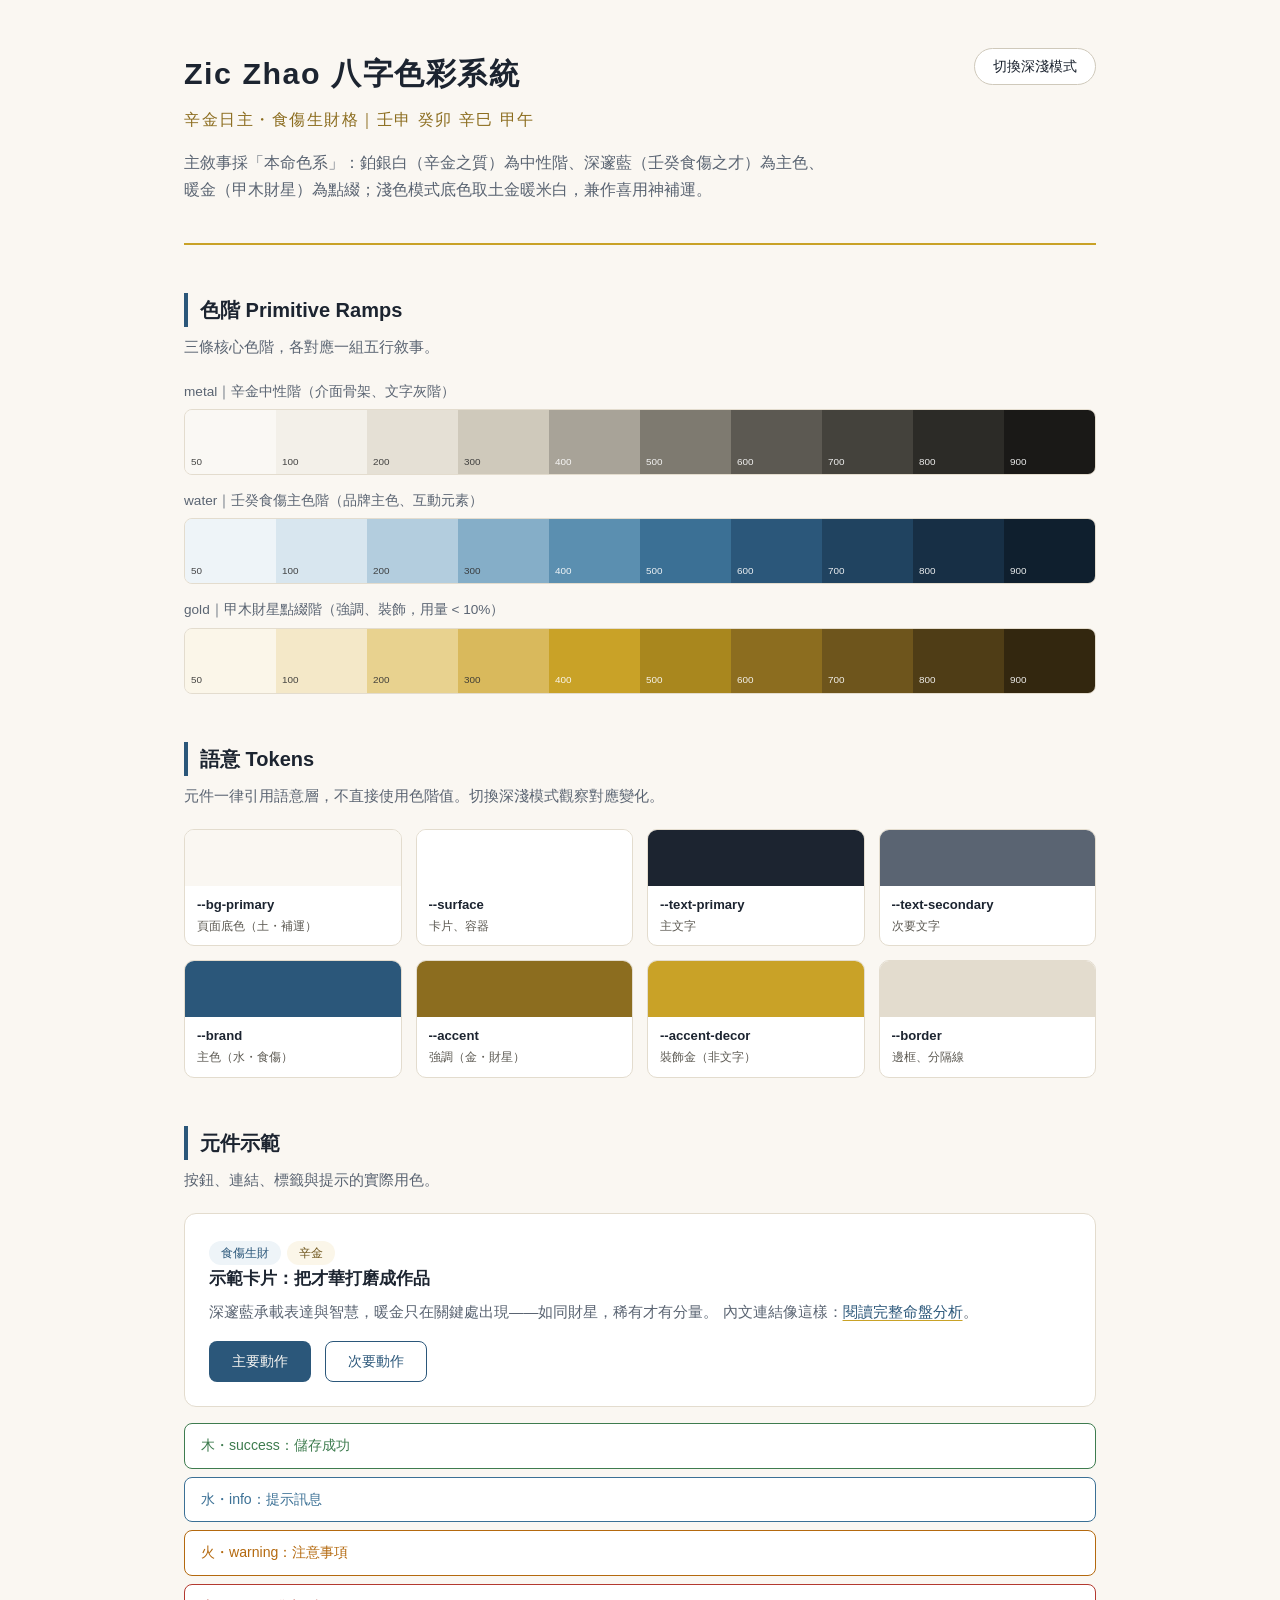
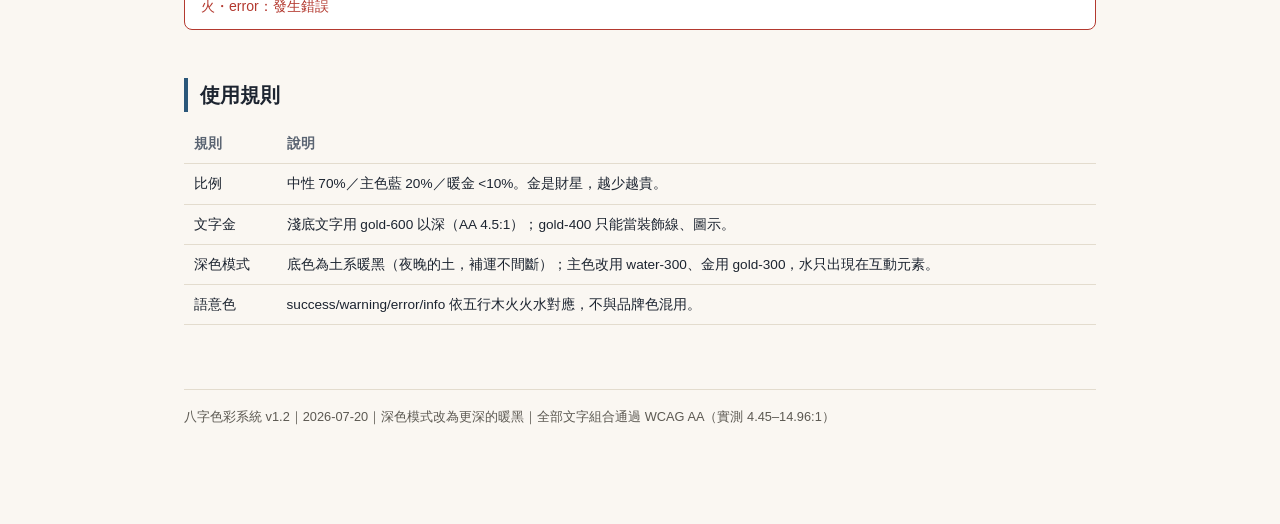
<file: style-guide.html>
<!DOCTYPE html>
<html lang="zh-Hant" data-theme="light">
<head>
<meta charset="UTF-8">
<meta name="viewport" content="width=device-width, initial-scale=1.0">
<title>Zic Zhao 八字色彩系統 — Style Guide</title>
<style>
/* ==== Tokens（與 tokens.css 同步）==== */
:root {
  --metal-50:#FAF8F4;--metal-100:#F3F0E9;--metal-200:#E5E0D5;--metal-300:#CFC9BB;--metal-400:#A8A398;
  --metal-500:#7E7A70;--metal-600:#5C5952;--metal-700:#44423C;--metal-800:#2C2B27;--metal-900:#1A1917;
  --water-50:#EEF4F8;--water-100:#D8E6EF;--water-200:#B3CDDE;--water-300:#85AEC8;--water-400:#5B8FB0;
  --water-500:#3B7095;--water-600:#2B577A;--water-700:#204360;--water-800:#172F45;--water-900:#0F1F2E;
  --gold-50:#FBF6E9;--gold-100:#F4E8C8;--gold-200:#E8D28F;--gold-300:#D9B95C;--gold-400:#C9A227;
  --gold-500:#A9871E;--gold-600:#8C6D1F;--gold-700:#6E551C;--gold-800:#4F3D16;--gold-900:#33270F;
  --color-success:#3E7C4F;--color-warning:#B4690E;--color-error:#B3392F;--color-info:var(--water-500);
}
[data-theme="light"] {
  --bg-primary:#FAF7F2;--bg-secondary:#F2EDE4;--surface:#FFFFFF;--surface-raised:#FFFFFF;
  --border:#E3DCCE;--border-strong:var(--metal-300);
  --text-primary:#1C2430;--text-secondary:#5A6472;--text-muted:var(--metal-600);--text-inverse:#FAF8F4;
  --brand:var(--water-600);--brand-hover:var(--water-700);--brand-subtle:var(--water-50);
  --accent:var(--gold-600);--accent-decor:var(--gold-400);--link:var(--water-600);--focus-ring:var(--water-400);
}
[data-theme="dark"] {
  --bg-primary:#120F0C;--bg-secondary:#181410;--surface:#1D1814;--surface-raised:#26211C;
  --border:#332C25;--border-strong:#453D33;
  --text-primary:#EDEAE3;--text-secondary:#B3AB9E;--text-muted:var(--metal-400);--text-inverse:#120F0C;
  --brand:var(--water-300);--brand-hover:var(--water-200);--brand-subtle:var(--water-800);
  --accent:var(--gold-300);--accent-decor:var(--gold-400);--link:var(--water-300);--focus-ring:var(--water-400);
}

/* ==== Page ==== */
* { box-sizing: border-box; }
body {
  margin:0; background:var(--bg-primary); color:var(--text-primary);
  font-family:"Noto Sans TC","PingFang TC",-apple-system,"Segoe UI",sans-serif;
  line-height:1.7; transition:background .3s,color .3s;
}
.wrap { max-width:960px; margin:0 auto; padding:48px 24px 96px; }
header.hero { border-bottom:2px solid var(--accent-decor); padding-bottom:24px; margin-bottom:40px; }
h1 { font-size:1.9rem; margin:0 0 4px; letter-spacing:.05em; }
h1 small { color:var(--accent); font-size:1rem; font-weight:500; display:block; margin-top:6px; }
h2 { font-size:1.25rem; margin:48px 0 8px; padding-left:12px; border-left:4px solid var(--brand); }
h2 + p.desc { color:var(--text-secondary); margin:0 0 20px; font-size:.92rem; }
.toggle {
  float:right; background:var(--surface); color:var(--text-primary);
  border:1px solid var(--border-strong); border-radius:999px; padding:8px 18px;
  cursor:pointer; font-size:.9rem;
}
.toggle:hover { border-color:var(--brand); color:var(--brand); }

.ramp { display:flex; border-radius:8px; overflow:hidden; border:1px solid var(--border); }
.ramp div { flex:1; height:64px; position:relative; }
.ramp span { position:absolute; bottom:4px; left:6px; font-size:.62rem; color:#fff; opacity:.9; }
.ramp div:nth-child(-n+4) span { color:#333; }
.ramp-label { font-size:.85rem; color:var(--text-secondary); margin:14px 0 6px; }

.grid { display:grid; grid-template-columns:repeat(auto-fill,minmax(200px,1fr)); gap:14px; }
.chip { background:var(--surface); border:1px solid var(--border); border-radius:10px; overflow:hidden; }
.chip .sw { height:56px; }
.chip .meta { padding:8px 12px; font-size:.78rem; }
.chip .meta b { display:block; font-size:.82rem; }
.chip .meta code { color:var(--text-muted); font-size:.72rem; }

.card {
  background:var(--surface); border:1px solid var(--border); border-radius:12px;
  padding:24px; margin-top:16px;
}
.card h3 { margin:0 0 6px; font-size:1.05rem; }
.card p { margin:0 0 16px; color:var(--text-secondary); font-size:.92rem; }
.btn {
  display:inline-block; border-radius:8px; padding:10px 22px; font-size:.9rem;
  cursor:pointer; border:1px solid transparent; margin-right:10px;
}
.btn-primary { background:var(--brand); color:var(--text-inverse); }
.btn-primary:hover { background:var(--brand-hover); }
.btn-secondary { background:transparent; color:var(--brand); border-color:var(--brand); }
.btn-secondary:hover { background:var(--brand-subtle); }
.btn:focus-visible { outline:3px solid var(--focus-ring); outline-offset:2px; }
a.demo-link { color:var(--link); text-decoration-color:var(--accent-decor); text-underline-offset:3px; }
.tag {
  display:inline-block; background:var(--brand-subtle); color:var(--brand);
  border-radius:999px; padding:2px 12px; font-size:.75rem; margin-right:6px;
}
.tag.gold { background:var(--gold-50); color:var(--gold-700); }
[data-theme="dark"] .tag.gold { background:var(--gold-800); color:var(--gold-200); }

.alerts div { border-radius:8px; padding:10px 16px; margin-bottom:8px; font-size:.88rem;
  border:1px solid; background:var(--surface); }
.a-success { color:var(--color-success); border-color:var(--color-success); }
.a-warning { color:var(--color-warning); border-color:var(--color-warning); }
.a-error   { color:var(--color-error);   border-color:var(--color-error); }
.a-info    { color:var(--color-info);    border-color:var(--color-info); }

table.spec { width:100%; border-collapse:collapse; font-size:.85rem; margin-top:12px; }
table.spec th, table.spec td { text-align:left; padding:8px 10px; border-bottom:1px solid var(--border); }
table.spec th { color:var(--text-secondary); font-weight:600; }
footer { margin-top:64px; color:var(--text-muted); font-size:.8rem; border-top:1px solid var(--border); padding-top:16px; }
</style>
</head>
<body>
<div class="wrap">
  <button class="toggle" onclick="toggleTheme()">切換深淺模式</button>
  <header class="hero">
    <h1>Zic Zhao 八字色彩系統
      <small>辛金日主・食傷生財格｜壬申 癸卯 辛巳 甲午</small>
    </h1>
    <p style="color:var(--text-secondary);max-width:640px">
      主敘事採「本命色系」：鉑銀白（辛金之質）為中性階、深邃藍（壬癸食傷之才）為主色、
      暖金（甲木財星）為點綴；淺色模式底色取土金暖米白，兼作喜用神補運。
    </p>
  </header>

  <h2>色階 Primitive Ramps</h2>
  <p class="desc">三條核心色階，各對應一組五行敘事。</p>

  <p class="ramp-label">metal｜辛金中性階（介面骨架、文字灰階）</p>
  <div class="ramp">
    <div style="background:#FAF8F4"><span>50</span></div><div style="background:#F3F0E9"><span>100</span></div>
    <div style="background:#E5E0D5"><span>200</span></div><div style="background:#CFC9BB"><span>300</span></div>
    <div style="background:#A8A398"><span>400</span></div><div style="background:#7E7A70"><span>500</span></div>
    <div style="background:#5C5952"><span>600</span></div><div style="background:#44423C"><span>700</span></div>
    <div style="background:#2C2B27"><span>800</span></div><div style="background:#1A1917"><span>900</span></div>
  </div>

  <p class="ramp-label">water｜壬癸食傷主色階（品牌主色、互動元素）</p>
  <div class="ramp">
    <div style="background:#EEF4F8"><span>50</span></div><div style="background:#D8E6EF"><span>100</span></div>
    <div style="background:#B3CDDE"><span>200</span></div><div style="background:#85AEC8"><span>300</span></div>
    <div style="background:#5B8FB0"><span>400</span></div><div style="background:#3B7095"><span>500</span></div>
    <div style="background:#2B577A"><span>600</span></div><div style="background:#204360"><span>700</span></div>
    <div style="background:#172F45"><span>800</span></div><div style="background:#0F1F2E"><span>900</span></div>
  </div>

  <p class="ramp-label">gold｜甲木財星點綴階（強調、裝飾，用量 &lt; 10%）</p>
  <div class="ramp">
    <div style="background:#FBF6E9"><span>50</span></div><div style="background:#F4E8C8"><span>100</span></div>
    <div style="background:#E8D28F"><span>200</span></div><div style="background:#D9B95C"><span>300</span></div>
    <div style="background:#C9A227"><span>400</span></div><div style="background:#A9871E"><span>500</span></div>
    <div style="background:#8C6D1F"><span>600</span></div><div style="background:#6E551C"><span>700</span></div>
    <div style="background:#4F3D16"><span>800</span></div><div style="background:#33270F"><span>900</span></div>
  </div>

  <h2>語意 Tokens</h2>
  <p class="desc">元件一律引用語意層，不直接使用色階值。切換深淺模式觀察對應變化。</p>
  <div class="grid">
    <div class="chip"><div class="sw" style="background:var(--bg-primary)"></div><div class="meta"><b>--bg-primary</b><code>頁面底色（土・補運）</code></div></div>
    <div class="chip"><div class="sw" style="background:var(--surface)"></div><div class="meta"><b>--surface</b><code>卡片、容器</code></div></div>
    <div class="chip"><div class="sw" style="background:var(--text-primary)"></div><div class="meta"><b>--text-primary</b><code>主文字</code></div></div>
    <div class="chip"><div class="sw" style="background:var(--text-secondary)"></div><div class="meta"><b>--text-secondary</b><code>次要文字</code></div></div>
    <div class="chip"><div class="sw" style="background:var(--brand)"></div><div class="meta"><b>--brand</b><code>主色（水・食傷）</code></div></div>
    <div class="chip"><div class="sw" style="background:var(--accent)"></div><div class="meta"><b>--accent</b><code>強調（金・財星）</code></div></div>
    <div class="chip"><div class="sw" style="background:var(--accent-decor)"></div><div class="meta"><b>--accent-decor</b><code>裝飾金（非文字）</code></div></div>
    <div class="chip"><div class="sw" style="background:var(--border)"></div><div class="meta"><b>--border</b><code>邊框、分隔線</code></div></div>
  </div>

  <h2>元件示範</h2>
  <p class="desc">按鈕、連結、標籤與提示的實際用色。</p>
  <div class="card">
    <span class="tag">食傷生財</span><span class="tag gold">辛金</span>
    <h3>示範卡片：把才華打磨成作品</h3>
    <p>深邃藍承載表達與智慧，暖金只在關鍵處出現——如同財星，稀有才有分量。
       內文連結像這樣：<a class="demo-link" href="#">閱讀完整命盤分析</a>。</p>
    <button class="btn btn-primary">主要動作</button>
    <button class="btn btn-secondary">次要動作</button>
  </div>
  <div class="alerts" style="margin-top:16px">
    <div class="a-success">木・success：儲存成功</div>
    <div class="a-info">水・info：提示訊息</div>
    <div class="a-warning">火・warning：注意事項</div>
    <div class="a-error">火・error：發生錯誤</div>
  </div>

  <h2>使用規則</h2>
  <table class="spec">
    <tr><th>規則</th><th>說明</th></tr>
    <tr><td>比例</td><td>中性 70%／主色藍 20%／暖金 &lt;10%。金是財星，越少越貴。</td></tr>
    <tr><td>文字金</td><td>淺底文字用 gold-600 以深（AA 4.5:1）；gold-400 只能當裝飾線、圖示。</td></tr>
    <tr><td>深色模式</td><td>底色為土系暖黑（夜晚的土，補運不間斷）；主色改用 water-300、金用 gold-300，水只出現在互動元素。</td></tr>
    <tr><td>語意色</td><td>success/warning/error/info 依五行木火火水對應，不與品牌色混用。</td></tr>
  </table>

  <footer>八字色彩系統 v1.2｜2026-07-20｜深色模式改為更深的暖黑｜全部文字組合通過 WCAG AA（實測 4.45–14.96:1）</footer>
</div>
<script>
function toggleTheme(){
  const r=document.documentElement;
  r.dataset.theme = r.dataset.theme==='dark' ? 'light' : 'dark';
}
</script>
</body>
</html>
</file>
